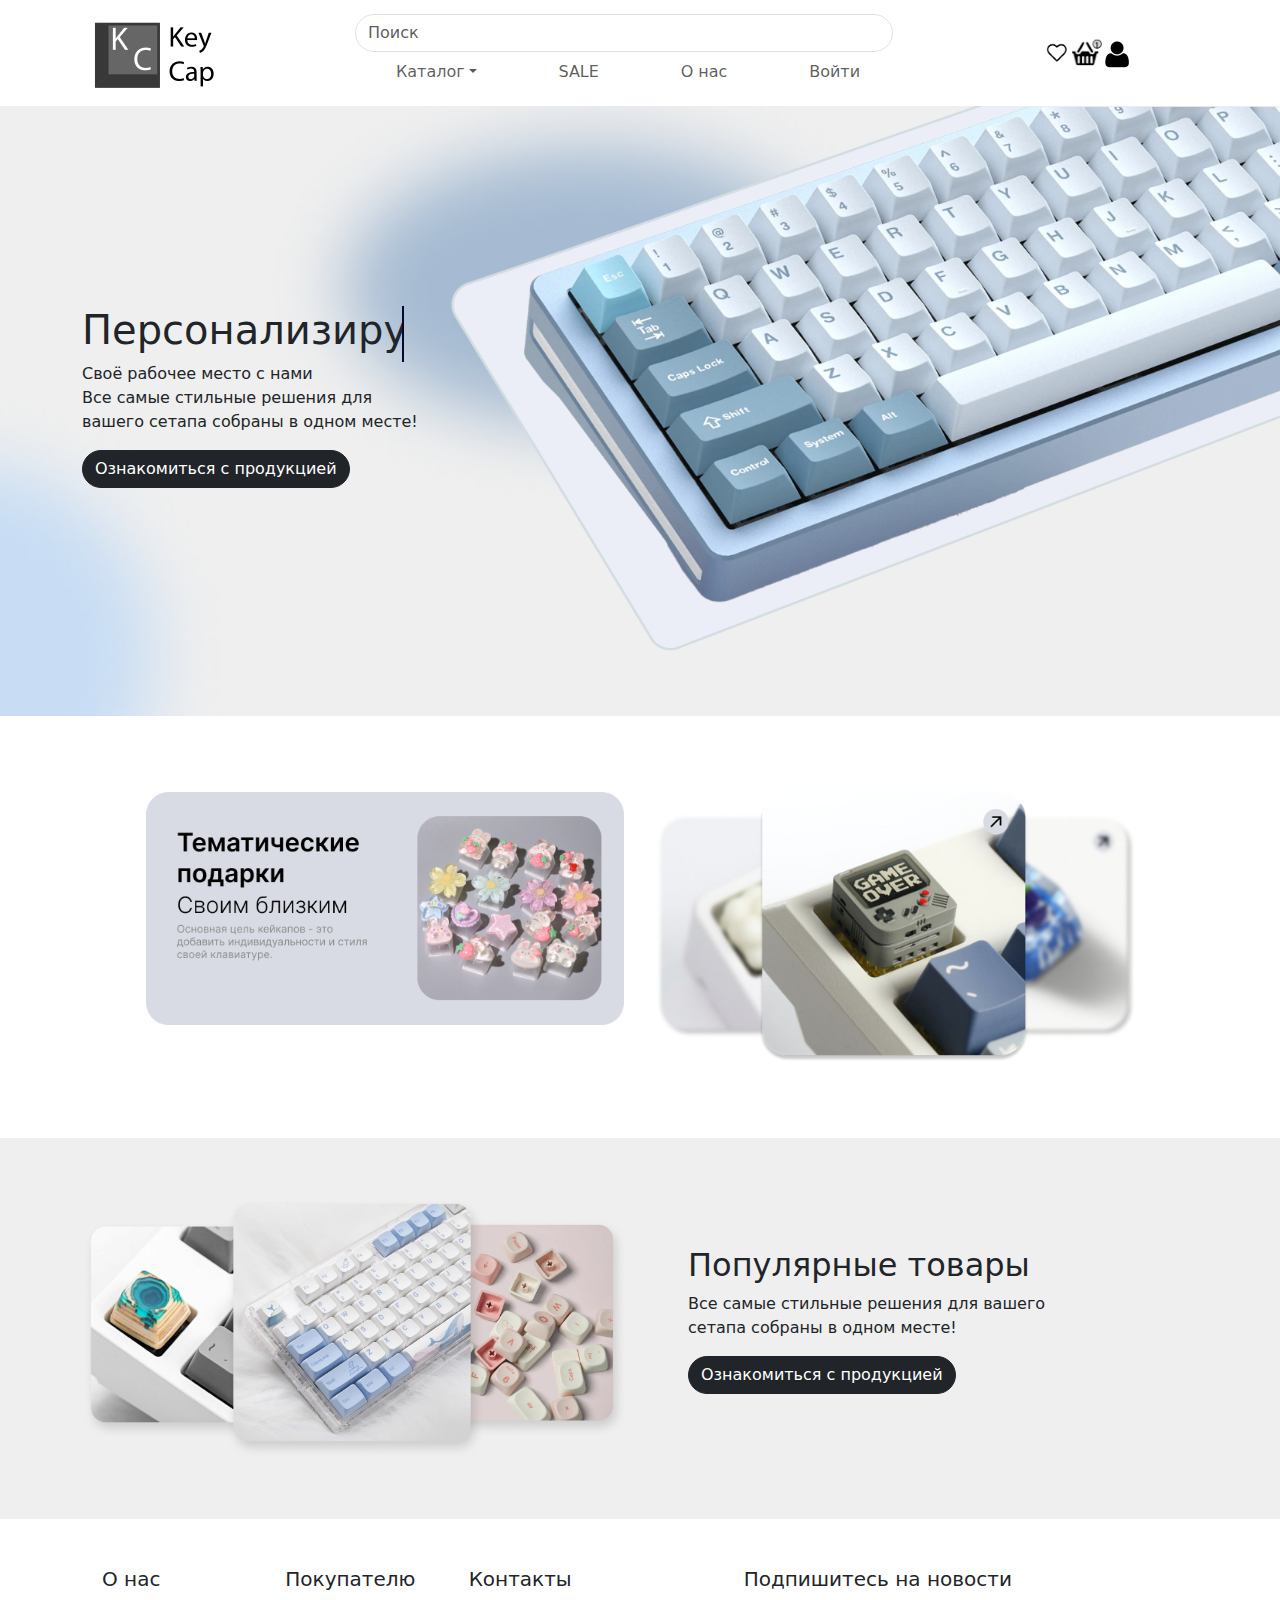
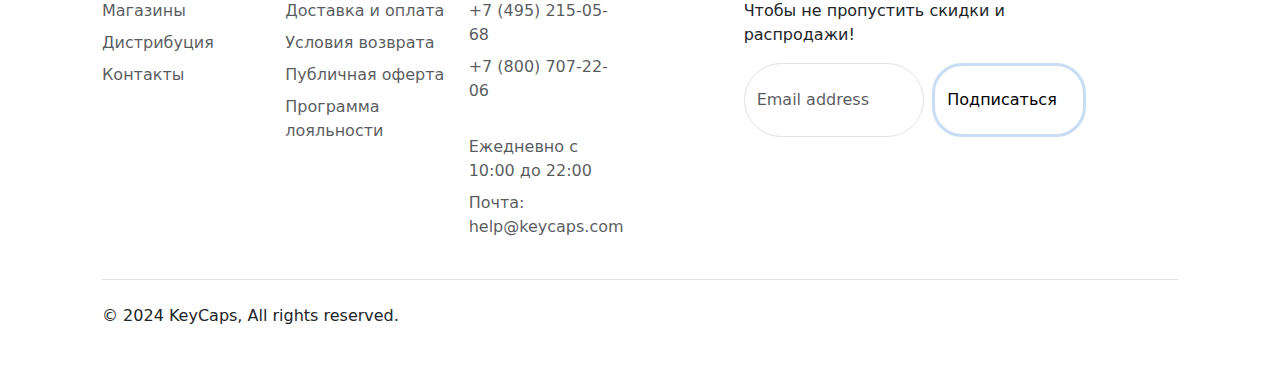
<file: index.html>
<!DOCTYPE html>
<html lang="en">
  <head>
    <meta charset="UTF-8">
    <meta name="viewport" content="width=device-width, initial-scale=1.0">
    <title>KeyCap</title>
    <script defer src="script/script.js"></script>
    <link rel="stylesheet" href="style/style.css">
    <link href="https://cdn.jsdelivr.net/npm/bootstrap@5.3.3/dist/css/bootstrap.min.css" rel="stylesheet" integrity="sha384-QWTKZyjpPEjISv5WaRU9OFeRpok6YctnYmDr5pNlyT2bRjXh0JMhjY6hW+ALEwIH" crossorigin="anonymous">
  </head>
  <body>
    <header>
      <div class="container">
        <div class="row-12">
          <nav class="navbar navbar-expand-lg">
            <div class="container-fluid">
              <a class="navbar-brand" href="index.html"><img src="img/лого KeyCap.png" alt="logo"></a>
              <div class="col-6 ">
                <form class="d-flex" role="search">
                  <input class="form-control me-2" type="search" placeholder="Поиск" aria-label="Поиск">
                </form>
                <div class="collapse navbar-collapse d-flex justify-content-between" id="navbarSupportedContent">
                  <ul class="navbar-nav me-auto mb-2 mb-lg-0 w-100 d-flex justify-content-around">
                    <li class="nav-item dropdown">
                      <a class="nav-link dropdown-toggle" href="#" role="button" data-bs-toggle="dropdown" aria-expanded="false">Каталог</a>
                      <ul class="dropdown-menu" aria-labelledby="navDrop">
                        <li><a class="dropdown-item" href="pages/katalog.html">Каталог</a></li>
                        <li><a class="dropdown-item" href="#">Клавиатуры</a></li>
                        <li><a class="dropdown-item" href="#">Аксессуары</a></li>
                      </ul>
                    </li>
                    <li class="nav-item">
                      <a class="nav-link" href="#">SALE</a>
                    </li>
                    <li class="nav-item">
                      <a class="nav-link" href="pages/about_us.html">О нас</a>
                    </li>
                    <li class="nav-item">
                      <a class="nav-link" href="pages/login.html">Войти</a>
                    </li>
                  </ul>
                </div>
              </div>
              <div class="col-2 icons">
                <img src="img/избранные.png" class="img-fluid" alt="logo">
                <img src="img/корзина.png" class="img-fluid" alt="logo">
                <a class="navbar-brand" href="pages/login.html"><img src="img/ЛК.png" class="img-fluid" alt="logo"></a>
              </div>
            </div>
          </nav>
        </div>
      </div>
    </header>
    <main>
      <section>
        <div class="block1">
          <div class="container">
            <div class="row">
              <div class="col-lg-4 text-start">
                <div class="cssanimation typing"><h1>Персонализируй</h1></div>
                <p1>Своё рабочее место с нами</p1>
                <p>Все самые стильные решения для вашего сетапа собраны в одном месте!</p>
                <a type="button" href="pages/katalog.html" class="btn btn-dark">Ознакомиться с продукцией</a>
              </div>
            </div>
          </div>
        </div>
      </section>

      <section>
        <div class="container">
          <div class="block2">
            <div class="row">
              <div class="col-lg-6 p-3">
                <a href="pages/katalog.html"><img src="img/окно_подарки.png" alt="presrnts"></a>
              </div>
              <div class="col-lg-6 p-3">
                <a href="pages/katalog.html"><img src="img/слайдер1.png" alt="presrnts"></a>
              </div>
            </div>
          </div>
        </div>
      </section>
      <section>
        <div class="block3">
          <div class="container">
              <div class="row">
                <div class="col-lg-6">
                  <a href="pages/katalog.html"><img src="img/слайдер2.png" alt="presrnts"></a>
                </div>
                <div class="col-lg-5 p-5">
                  <h2>Популярные товары</h2>
                  <p>Все самые стильные решения для вашего сетапа собраны в одном месте!</p>
                  <a type="button" href="pages/katalog.html" class="btn btn-dark">Ознакомиться с продукцией</a>
                </div>
              </div>
          </div>
        </div>
      </section>
    </main>

    <!-- Подвал -->
    <div class="adaptive">
      <div class="container">
        <footer class="py-5">
          <div class="row">
            <div class="col-lg-2 col-md-4 col-sm-12 mb-4">
              <h5>О нас</h5>
              <ul class="nav flex-column">
                <li class="nav-item mb-2"><a href="#" class="nav-link p-0 text-body-secondary">Магазины</a></li>
                <li class="nav-item mb-2"><a href="#" class="nav-link p-0 text-body-secondary">Дистрибуция</a></li>
                <li class="nav-item mb-2"><a href="#" class="nav-link p-0 text-body-secondary">Контакты</a></li>
              </ul>
            </div>
      
            <div class="col-lg-2 col-md-4 col-sm-12 mb-4">
              <h5>Покупателю</h5>
              <ul class="nav flex-column">
                <li class="nav-item mb-2"><a href="#" class="nav-link p-0 text-body-secondary">Доставка и оплата</a></li>
                <li class="nav-item mb-2"><a href="#" class="nav-link p-0 text-body-secondary">Условия возврата</a></li>
                <li class="nav-item mb-2"><a href="#" class="nav-link p-0 text-body-secondary">Публичная оферта</a></li>
                <li class="nav-item mb-2"><a href="#" class="nav-link p-0 text-body-secondary">Программа лояльности</a></li>
              </ul>
            </div>
      
            <div class="col-lg-2 col-md-4 col-sm-12 mb-2">
              <h5>Контакты</h5>
              <ul class="nav flex-column">
                <li class="nav-item mb-2"><a href="#" class="nav-link p-0 text-body-secondary">+7 (495) 215-05-68</a></li>
                <li class="nav-item mb-2"><a href="#" class="nav-link p-0 text-body-secondary">+7 (800) 707-22-06</a></li>
                <br>
                <li class="nav-item mb-2"><a href="#" class="nav-link p-0 text-body-secondary">Ежедневно с 10:00 до 22:00</a></li>
                <li class="nav-item mb-2"><a href="#" class="nav-link p-0 text-body-secondary">Почта: help@keycaps.com</a></li>
              </ul>
            </div>
      
            <div class="col-lg-4 col-md-8 col-sm-12 offset-md-1 mb-4">
              <form>
                <h5>Подпишитесь на новости</h5>
                <p>Чтобы не пропустить скидки и распродажи!</p>
                <div class="d-flex flex-column flex-sm-row w-100 gap-2">
                  <label for="newsletter1" class="visually-hidden">E-mail</label>
                  <input id="newsletter1" type="text" class="form-control" placeholder="Email address">
                  <button class="btn btn-primary" type="button">Подписаться</button>
                </div>
              </form>
            </div>
          </div>
          <div class="d-flex flex-column flex-sm-row justify-content-between py-4 my-4 border-top">
            <p>&copy; 2024 KeyCaps, All rights reserved.</p>
          </div>
        </footer>
      </div>
    </div>
    
    <script src="https://cdn.jsdelivr.net/npm/bootstrap@5.3.3/dist/js/bootstrap.bundle.min.js" integrity="sha384-YvpcrYf0tY3lHB60NNkmXc5s9fDVZLESaAA55NDzOxhy9GkcIdslK1eN7N6jIeHz" crossorigin="anonymous"></script>
  </body>
</html>
</file>
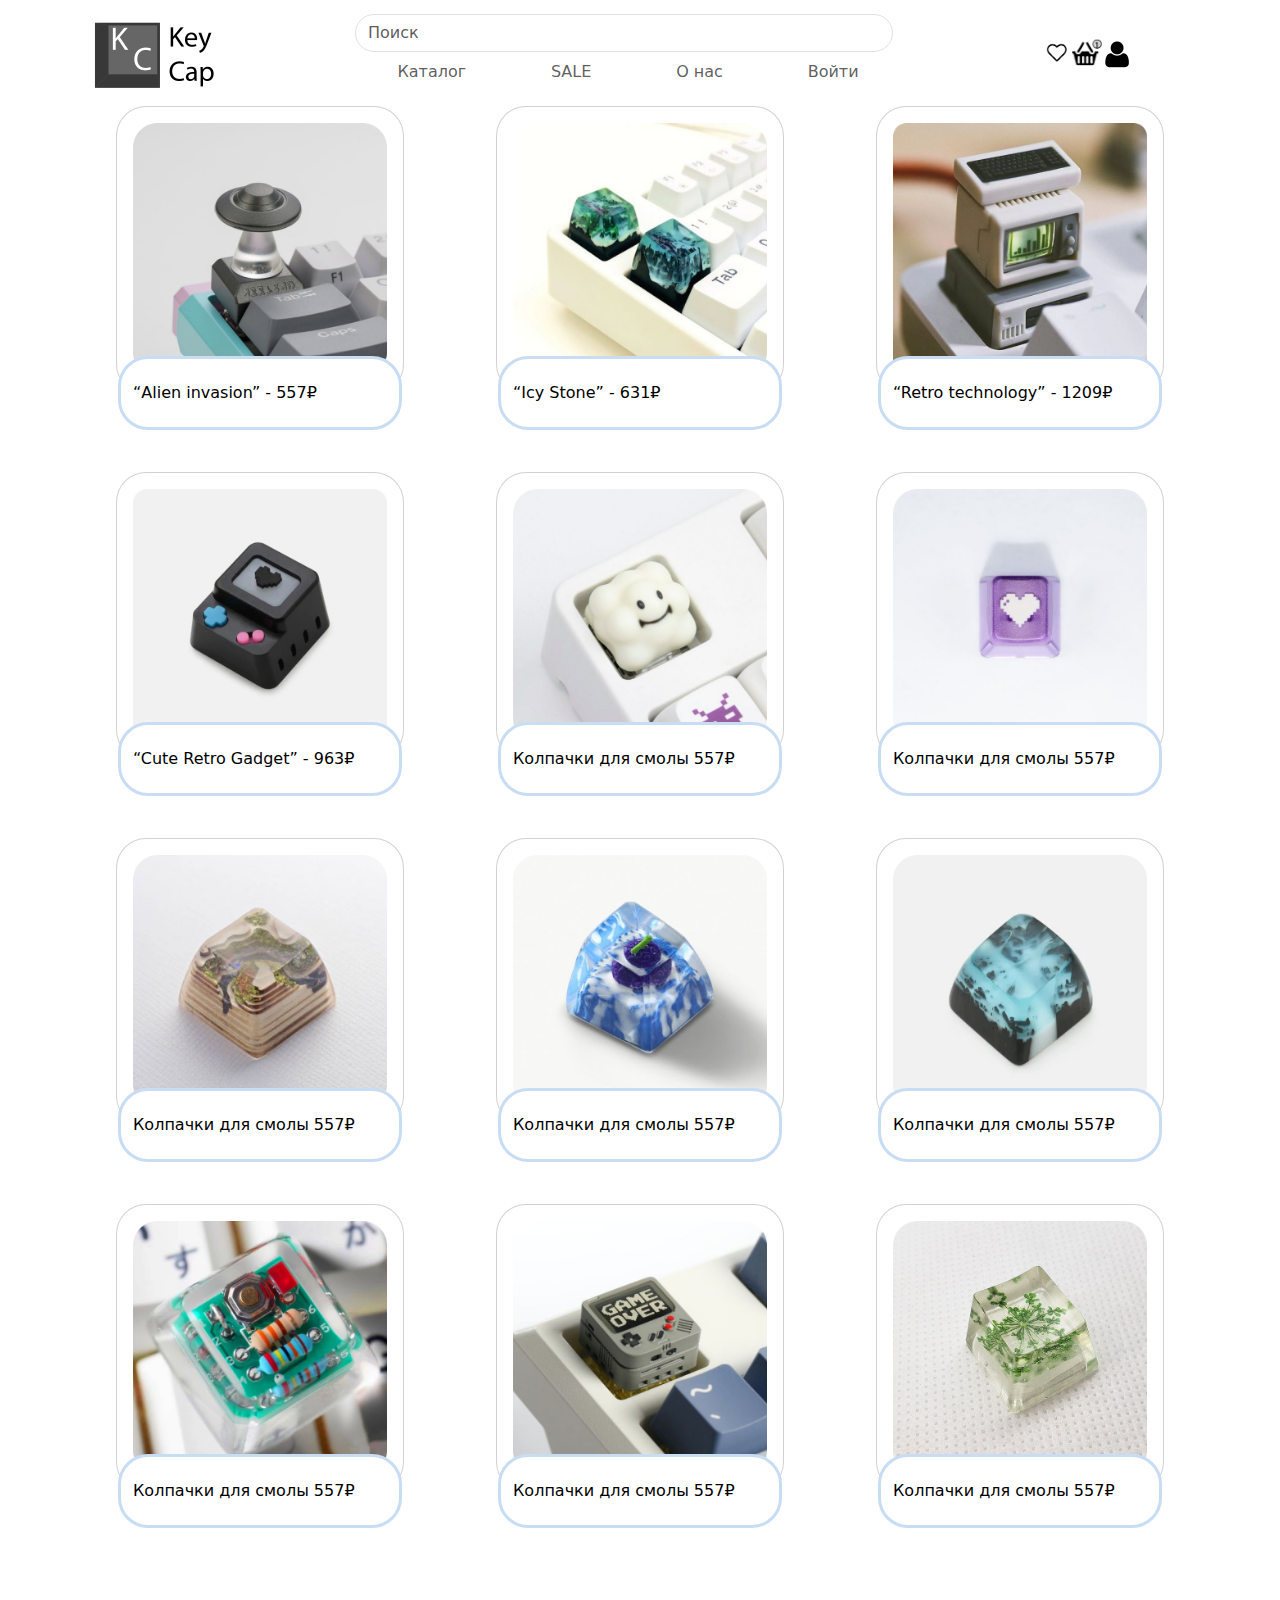
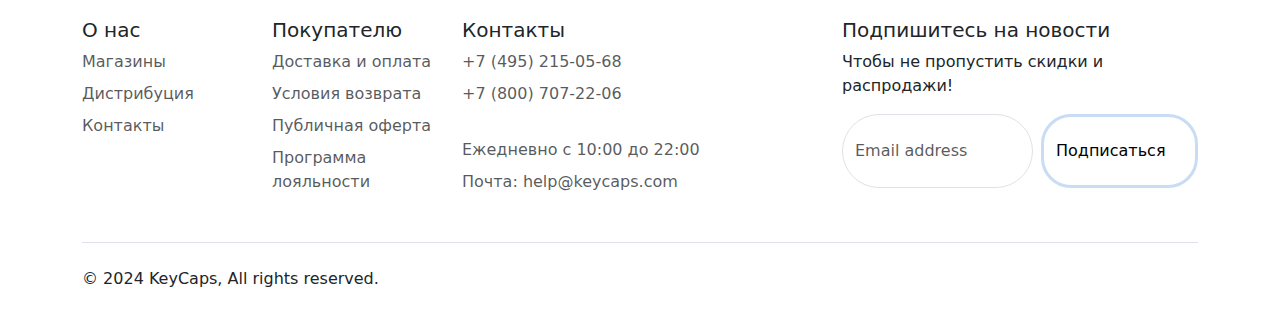
<file: pages/katalog.html>
<!DOCTYPE html>
<html lang="en">

<head>
    <meta charset="UTF-8">
    <meta name="viewport" content="width=device-width, initial-scale=1.0">
    <title>KeyCap</title>
    <script defer src="../script/script.js"></script>
    <link rel="stylesheet" href="../style/style.css">
    <link href="https://cdn.jsdelivr.net/npm/bootstrap@5.3.3/dist/css/bootstrap.min.css" rel="stylesheet" integrity="sha384-QWTKZyjpPEjISv5WaRU9OFeRpok6YctnYmDr5pNlyT2bRjXh0JMhjY6hW+ALEwIH" crossorigin="anonymous">
</head>

<body>
    <header>
        <div class="container">
            <div class="row-12">
                <nav class="navbar navbar-expand-lg">
                    <div class="container-fluid">
                        <a class="navbar-brand" href="../index.html"><img src="../img/лого KeyCap.png" alt="logo"></a>
                        <div class="col-6 ">
                            <form class="d-flex" role="search">
                                <input class="form-control me-2" type="search" placeholder="Поиск" aria-label="Поиск">
                            </form>
                            <div class="collapse navbar-collapse d-flex justify-content-between" id="navbarSupportedContent">
                                <ul class="navbar-nav me-auto mb-2 mb-lg-0 w-100 d-flex justify-content-around">
                                    <li class="nav-item">
                                        <a class="nav-link" href="../pages/katalog.html">Каталог</a>
                                    </li>
                                    <li class="nav-item">
                                        <a class="nav-link" href="#">SALE</a>
                                    </li>
                                    <li class="nav-item">
                                        <a class="nav-link" href="../pages/about_us.html">О нас</a>
                                      </li>
                                      <li class="nav-item">
                                        <a class="nav-link" href="../pages/login.html">Войти</a>
                                      </li>
                                </ul>

                            </div>
                        </div>
                        <div class="col-2 icons">
                            <img src="../img/избранные.png" alt="logo">
                            <img src="../img/корзина.png" alt="logo">
                            <a class="navbar-brand" href="../pages/login.html"><img src="../img/ЛК.png" alt="logo"></a>
                        </div>
                    </div>
                </nav>
            </div>
        </div>
    </header>
    <main>

        <div class="container cards_container">
            <div class="row">
                <article class="col col_cards">
                        <div class="card" style="width: 18rem;">
                            <div class="card-body">
                                <div class="img-wrapper">
                                    <img class="inner-img card-img-top" src="../img/card1.png" alt="card1"/>
                                </div>
                                <div class="position-absolute top-100 start-50 translate-middle">
                                    <a href="stuff_card1.html" class="btn btn-primary">“Аlien invasion” - 557₽</a>
                                </div>
                            </div>
                        </div>
                </article>
                <article class="col  col_cards">
                    <div class="card" style="width: 18rem;">
                        <div class="card-body">
                            <div class="img-wrapper">
                                <img class="inner-img card-img-top" src="../img/card10.png" alt="card1"/>
                            </div>
                            <div class="position-absolute top-100 start-50 translate-middle">
                                <a href="stuff_card2.html" class="btn btn-primary">“Icy Stone” - 631₽</a>
                            </div>
                        </div>
                    </div>
                </article>
                <article class="col col_cards">
                    <div class="card" style="width: 18rem;">
                        <div class="card-body">
                            <div class="img-wrapper">
                                <img class="inner-img card-img-top" src="../img/card3.png" alt="card1"/>
                            </div>
                            <div class="position-absolute top-100 start-50 translate-middle">
                                <a href="stuff_card3.html" class="btn btn-primary">“Retro technology” - 1209₽</a>
                            </div>
                        </div>
                    </div>
                </article>
                <article class="col col_cards">
                    <div class="card" style="width: 18rem;">
                        <div class="card-body">
                            <div class="img-wrapper">
                                <img class="inner-img card-img-top" src="../img/card4.png" alt="card1"/>
                            </div>
                            <div class="position-absolute top-100 start-50 translate-middle">
                                <a href="stuff_card4.html" class="btn btn-primary">“Cute Retro Gadget” - 963₽</a>
                            </div>
                        </div>
                    </div>
                </article>
                <article class="col col_cards">
                    <div class="card" style="width: 18rem;">
                        <div class="card-body">
                            <div class="img-wrapper">
                                <img class="inner-img card-img-top" src="../img/card5.png" alt="card1"/>
                            </div>
                            <div class="position-absolute top-100 start-50 translate-middle">
                                <a href="stuff_card1.html" class="btn btn-primary">Колпачки для смолы 557₽</a>
                            </div>
                        </div>
                    </div>
                </article>
                <article class="col col_cards">
                    <div class="card" style="width: 18rem;">
                        <div class="card-body">
                            <div class="img-wrapper">
                                <img class="inner-img card-img-top" src="../img/card6.png" alt="card1"/>
                            </div>
                            <div class="position-absolute top-100 start-50 translate-middle">
                                <a href="stuff_card1.html" class="btn btn-primary">Колпачки для смолы 557₽</a>
                            </div>
                        </div>
                    </div>
                </article>
                <article class="col col_cards">
                    <div class="card" style="width: 18rem;">
                        <div class="card-body">
                            <div class="img-wrapper">
                                <img class="inner-img card-img-top" src="../img/card7.png" alt="card1"/>
                            </div>
                            <div class="position-absolute top-100 start-50 translate-middle">
                                <a href="stuff_card1.html" class="btn btn-primary">Колпачки для смолы 557₽</a>
                            </div>
                        </div>
                    </div>
                </article>
                <article class="col col_cards">
                    <div class="card" style="width: 18rem;">
                        <div class="card-body">
                            <div class="img-wrapper">
                                <img class="inner-img card-img-top" src="../img/card8.png" alt="card1"/>
                            </div>
                            <div class="position-absolute top-100 start-50 translate-middle">
                                <a href="stuff_card1.html" class="btn btn-primary">Колпачки для смолы 557₽</a>
                            </div>
                        </div>
                    </div>
                </article>
                <article class="col col_cards">
                    <div class="card" style="width: 18rem;">
                        <div class="card-body">
                            <div class="img-wrapper">
                                <img class="inner-img card-img-top" src="../img/card9.png" alt="card1"/>
                            </div>
                            <div class="position-absolute top-100 start-50 translate-middle">
                                <a href="stuff_card1.html" class="btn btn-primary">Колпачки для смолы 557₽</a>
                            </div>
                        </div>
                    </div>
                </article>
                <article class="col col_cards">
                    <div class="card" style="width: 18rem;">
                        <div class="card-body">
                            <div class="img-wrapper">
                                <img class="inner-img card-img-top" src="../img/card2.png" alt="card1"/>
                            </div>
                            <div class="position-absolute top-100 start-50 translate-middle">
                                <a href="stuff_card1.html" class="btn btn-primary">Колпачки для смолы 557₽</a>
                            </div>
                        </div>
                    </div>
                </article>
                <article class="col col_cards">
                    <div class="card" style="width: 18rem;">
                        <div class="card-body">
                            <div class="img-wrapper">
                                <img class="inner-img card-img-top" src="../img/card11.png" alt="card1"/>
                            </div>
                            <div class="position-absolute top-100 start-50 translate-middle">
                                <a href="stuff_card1.html" class="btn btn-primary">Колпачки для смолы 557₽</a>
                            </div>
                        </div>
                    </div>
                </article>
                <article class="col col_cards">
                    <div class="card" style="width: 18rem;">
                        <div class="card-body">
                            <div class="img-wrapper">
                                <img class="inner-img card-img-top" src="../img/card12.png" alt="card1"/>
                            </div>
                            <div class="position-absolute top-100 start-50 translate-middle">
                                <a href="stuff_card1.html" class="btn btn-primary">Колпачки для смолы 557₽</a>
                            </div>
                        </div>
                    </div>
                </article>
            </div>
        </div>
    </main>

    <div class="container">
        <footer class="py-5">
          <div class="row">
            <div class="col-8 col-md-2 mb-3">
              <h5>О нас</h5>
              <ul class="nav flex-column">
                <li class="nav-item mb-2"><a href="#" class="nav-link p-0 text-body-secondary">Магазины</a></li>
                <li class="nav-item mb-2"><a href="#" class="nav-link p-0 text-body-secondary">Дистрибуция</a></li>
                <li class="nav-item mb-2"><a href="#" class="nav-link p-0 text-body-secondary">Контакты</a></li>
              </ul>
            </div>
      
            <div class="col-8 col-md-2 mb-3">
              <h5>Покупателю</h5>
              <ul class="nav flex-column">
                <li class="nav-item mb-2"><a href="#" class="nav-link p-0 text-body-secondary">Доставка и оплата</a></li>
                <li class="nav-item mb-2"><a href="#" class="nav-link p-0 text-body-secondary">Условия возврата</a></li>
                <li class="nav-item mb-2"><a href="#" class="nav-link p-0 text-body-secondary">Публичная оферта</a></li>
                <li class="nav-item mb-2"><a href="#" class="nav-link p-0 text-body-secondary">Программа лояльности</a></li>
              </ul>
            </div>
      
            <div class="col-8 col-md-3 mb-3">
              <h5>Контакты</h5>
              <ul class="nav flex-column">
                <li class="nav-item mb-2"><a href="#" class="nav-link p-0 text-body-secondary">+7 (495) 215-05-68</a></li>
                <li class="nav-item mb-2"><a href="#" class="nav-link p-0 text-body-secondary">+7 (800) 707-22-06</a></li>
                <br>
                <li class="nav-item mb-2"><a href="#" class="nav-link p-0 text-body-secondary">Ежедневно с 10:00 до 22:00</a></li>
                <li class="nav-item mb-2"><a href="#" class="nav-link p-0 text-body-secondary">Почта: help@keycaps.com</a></li>
              </ul>
            </div>
      
            <div class="col-md-4 offset-md-1 mb-3">
              <form>
                <h5>Подпишитесь на новости</h5>
                <p>Чтобы не пропустить скидки и распродажи!</p>
                <div class="d-flex flex-column flex-sm-row w-100 gap-2">
                  <label for="newsletter1" class="visually-hidden">E-mail</label>
                  <input id="newsletter1" type="text" class="form-control" placeholder="Email address">
                  <button class="btn btn-primary" type="button">Подписаться</button>
                </div>
              </form>
            </div>
          </div>
      
          <div class="d-flex flex-column flex-sm-row justify-content-between py-4 my-4 border-top">
            <p>&copy; 2024 KeyCaps, All rights reserved.</p>
          </div>
        </footer>
      </div>
  
</body>

</html>
</file>
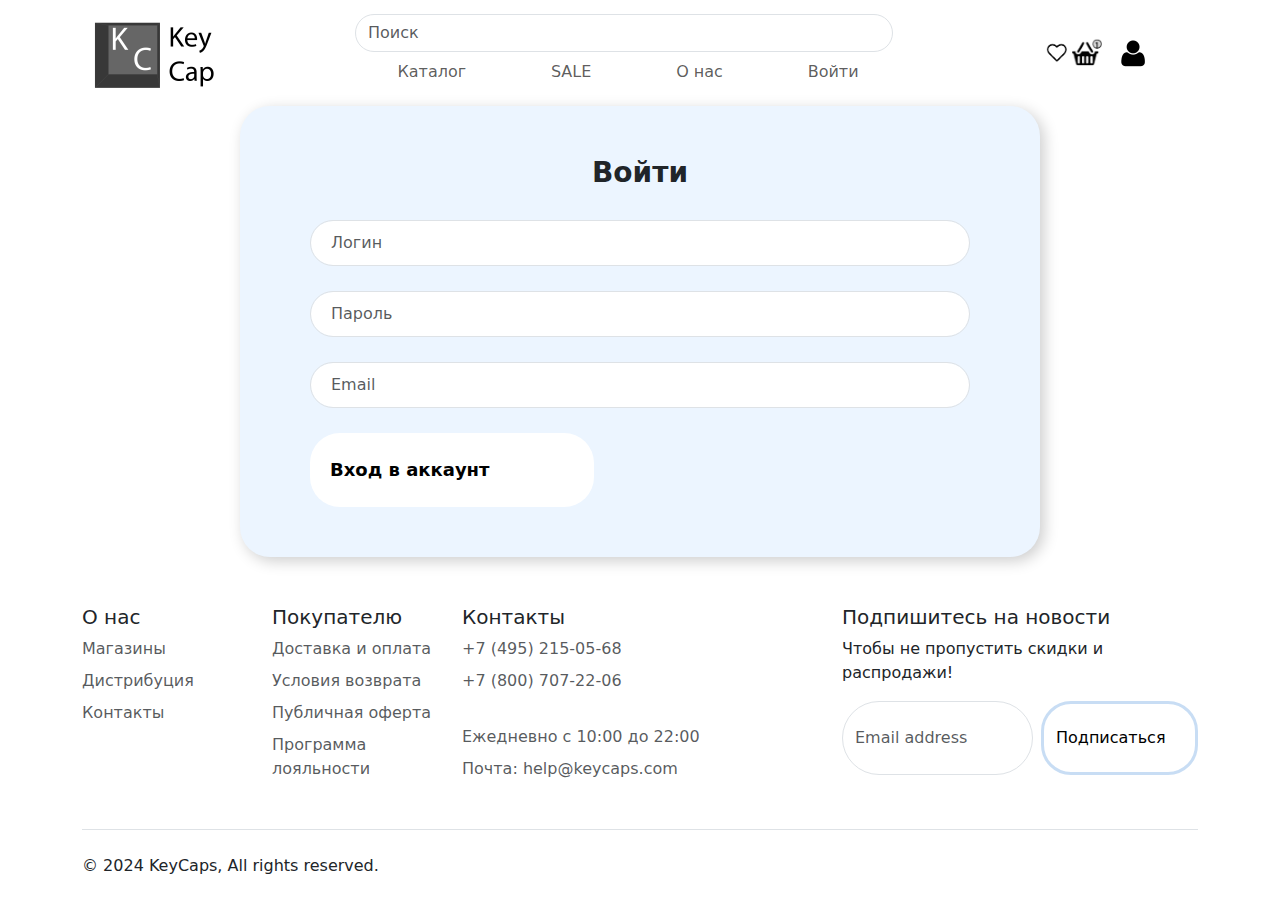
<file: pages/login.html>
<!DOCTYPE html>
<html lang="en">
<head>
  <meta charset="UTF-8">
  <meta name="viewport" content="width=device-width, initial-scale=1.0">
  <title>KeyCap</title>
  <script defer src="../script/script.js"></script>
  <link rel="stylesheet" href="../style/style.css">
  <link href="https://cdn.jsdelivr.net/npm/bootstrap@5.3.3/dist/css/bootstrap.min.css" rel="stylesheet" integrity="sha384-QWTKZyjpPEjISv5WaRU9OFeRpok6YctnYmDr5pNlyT2bRjXh0JMhjY6hW+ALEwIH" crossorigin="anonymous">
  <script src="https://cdn.jsdelivr.net/npm/bootstrap@5.3.3/dist/js/bootstrap.bundle.min.js" integrity="sha384-YvpcrYf0tY3lHB60NNkmXc5s9fDVZLESaAA55NDzOxhy9GkcIdslK1eN7N6jIeHz" crossorigin="anonymous"></script>
</head>
<body>
  <header>
    <div class="container">
      <div class="row-12">
        <nav class="navbar navbar-expand-lg">
          <div class="container-fluid">
            <a class="navbar-brand" href="../index.html"><img src="../img/лого KeyCap.png" alt="logo"></a>
            <div class="col-6 ">
              <form class="d-flex" role="search">
                <input class="form-control me-2" type="search" placeholder="Поиск" aria-label="Поиск">
              </form>
              <div class="collapse navbar-collapse d-flex justify-content-between" id="navbarSupportedContent">
                <ul class="navbar-nav me-auto mb-2 mb-lg-0 w-100 d-flex justify-content-around">
                  <li class="nav-item">
                    <a class="nav-link" href="../pages/katalog.html">Каталог</a>
                </li>
                  <li class="nav-item">
                    <a class="nav-link" href="#">SALE</a>
                  </li>
                  <li class="nav-item">
                    <a class="nav-link" href="../pages/about_us.html">О нас</a>
                  </li>
                  <li class="nav-item">
                    <a class="nav-link" href="../pages/login.html">Войти</a>
                  </li>
                </ul>
              </div>
            </div>
            <div class="col-2 icons">
              <img src="../img/избранные.png" alt="logo">
              <img src="../img/корзина.png" alt="logo">
              <a class="navbar-brand" href="#"></a><img src="../img/ЛК.png" alt="logo"></a>
            </div>
          </div>
        </nav>
      </div>
    </div>
  </header>
  <main>
    <div class="registration-cssave">
      <form>
          <h3 class="text-center">Войти</h3>
          <div class="form-group">
              <input class="form-control item" type="text" name="username" maxlength="15" minlength="4" pattern="^[a-zA-Z0-9_.-]*$" id="username" placeholder="Логин" required>
          </div>
          <div class="form-group">
              <input class="form-control item" type="password" name="Пароль" minlength="6" id="password" placeholder="Пароль" required>
          </div>
          <div class="form-group">
              <input class="form-control item" type="email" name="email" id="email" placeholder="Email" required>
          </div>
          <div class="form-group">
              <button class="btn btn-primary btn-block create-account" type="submit">Вход в аккаунт</button>
          </div>
      </form>
  </div>
  </main>
 
  <div class="container">
    <footer class="py-5">
      <div class="row">
        <div class="col-8 col-md-2 mb-3">
          <h5>О нас</h5>
          <ul class="nav flex-column">
            <li class="nav-item mb-2"><a href="#" class="nav-link p-0 text-body-secondary">Магазины</a></li>
            <li class="nav-item mb-2"><a href="#" class="nav-link p-0 text-body-secondary">Дистрибуция</a></li>
            <li class="nav-item mb-2"><a href="#" class="nav-link p-0 text-body-secondary">Контакты</a></li>
          </ul>
        </div>
  
        <div class="col-8 col-md-2 mb-3">
          <h5>Покупателю</h5>
          <ul class="nav flex-column">
            <li class="nav-item mb-2"><a href="#" class="nav-link p-0 text-body-secondary">Доставка и оплата</a></li>
            <li class="nav-item mb-2"><a href="#" class="nav-link p-0 text-body-secondary">Условия возврата</a></li>
            <li class="nav-item mb-2"><a href="#" class="nav-link p-0 text-body-secondary">Публичная оферта</a></li>
            <li class="nav-item mb-2"><a href="#" class="nav-link p-0 text-body-secondary">Программа лояльности</a></li>
          </ul>
        </div>
  
        <div class="col-8 col-md-3 mb-3">
          <h5>Контакты</h5>
          <ul class="nav flex-column">
            <li class="nav-item mb-2"><a href="#" class="nav-link p-0 text-body-secondary">+7 (495) 215-05-68</a></li>
            <li class="nav-item mb-2"><a href="#" class="nav-link p-0 text-body-secondary">+7 (800) 707-22-06</a></li>
            <br>
            <li class="nav-item mb-2"><a href="#" class="nav-link p-0 text-body-secondary">Ежедневно с 10:00 до 22:00</a></li>
            <li class="nav-item mb-2"><a href="#" class="nav-link p-0 text-body-secondary">Почта: help@keycaps.com</a></li>
          </ul>
        </div>
  
        <div class="col-md-4 offset-md-1 mb-3">
          <form>
            <h5>Подпишитесь на новости</h5>
            <p>Чтобы не пропустить скидки и распродажи!</p>
            <div class="d-flex flex-column flex-sm-row w-100 gap-2">
              <label for="newsletter1" class="visually-hidden">E-mail</label>
              <input id="newsletter1" type="text" class="form-control" placeholder="Email address">
              <button class="btn btn-primary" type="button">Подписаться</button>
            </div>
          </form>
        </div>
      </div>
  
      <div class="d-flex flex-column flex-sm-row justify-content-between py-4 my-4 border-top">
        <p>&copy; 2024 KeyCaps, All rights reserved.</p>
      </div>
    </footer>
  </div>
</body>
</html>
</file>
<file: style/style.css>
html, body{
  min-height: 100%;
  position: relative;
}
.me-2{
  border-radius: 100px !important;
  margin-right: 0 !important;
}


.adaptive{
  width: 1920px;
  height: 100%;
  margin: auto;
  display: grid;
  /* grid-template-columns: 1fr 300px; */
  gap: 10px;
}

@media (max-width: 1920px) {
  .adaptive{
    width: 1500px;
  }
  .block1{
    height: auto;
  }
}
@media (max-width: 1500px) {
  .adaptive{
    width: 1100px;
  }
  .block1{
    height: 700px;
  }
}
@media (max-width: 1100px) {
  .adaptive{
    width: 800px;
  }
  .block1{
    height: 600px;
  }
}
@media (max-width: 800px) {
  .adaptive{
    width: 420px;
  }
  .block1{
    height: auto;
  }
}

.img{
  max-width: 100%;
}

main .block1{
  background-image: url("../img/фон1.png");
  background-repeat: no-repeat;
  text-align: center;
  background-size: cover;
  height: 65vh;
  padding: 200px 0 410px 0;
}

.btn-dark{
  border-radius: 100px !important;
}

.ul{
  list-style-type: none;
  padding: 0;
}

.footer_col ul a{
  color: white !important;
  text-decoration: none !important;
} 
main .card{
  background-repeat: no-repeat;
  text-align: center;
  width: 100%;
  margin: 0 0 78px 0;
  border-radius: 30px !important;
  border-spacing: 36px !important;
}
.cards_conteiner{
    max-width: 80% !important;
}

.btn.btn-primary {
  border-radius: 30px !important;
  background-color: rgb(255, 255, 255) !important;
  color: black !important;
  height: 74px !important;
  width: 284px !important;
  display: flex;
  align-items: center;
  text-align: center !important;
  border-color: #C8DDF4;
  border-width: 3px;
}


/* main blocks */
.block1{
  background: url("../img/фон_онас.png") no-repeat center center;
  -webkit-background-size: cover;
  -moz-background-size: cover;
  -o-background-size: cover;
  background-size: cover;
}

.block2{
  padding: 60px;
}

.block2 img{
  max-width: 100%;
}

.block3{
  background-color: #efefef;
  padding: 60px;
}

.block3 img{
  max-width: 100%;
}


.popstuff_right .text-start {
  width: 100%;
  padding: 40px;
}
/* стиль для анимированного текста */
.typing {
  width: 322px;
  overflow: hidden;
  white-space: nowrap;
  border-right: 2px solid #060630;
  animation: typing 2s steps(12, end), cursor .2s steps(12, end)infinite;
}
@keyframes typing {
  from { width: 0 }
}
@keyframes cursor {
  50% { border-color: transparent }
}

.typingg {
  width: 240px;
  overflow: hidden;
  white-space: nowrap;
  border-right: 2px solid #060630;
  animation: typing 2s steps(12, end), cursor .2s steps(12, end) infinite;
}
@keyframes typing {
  from { width: 0 }
}
@keyframes cursor {
  50% { border-color: transparent }
}
/* слайдер */

/* START stuff_card page */
.container_card_profile {
  max-width: 1200px;
  margin: 0 auto;
  padding: 15px;
  display: flex;
}
.left-column {
  width: 65%;
  position: relative;
}
.right-column {
  width: 35%;
  margin-top: 60px;
}
.left-column img {
  position: absolute;
  left: 0;
  top: 0;
  width: 730px !important;
  height: 550px;
  background-size: contain;
  object-fit:cover;
}
.product-description h1 {
  font-weight: 500;
  font-size: 48px;
  color: #000000;
}
.product-price {
  display: flex;
  align-items: center;
  font-size: 32px;
  font-weight: 600;
}
/* END stuff_card page */
.footer_col{
  color: white;

}
footer{
    height: 300px;
    /* position: absolute;
    bottom: 0px;
    right: 0;
    left: 0; */
}

/* увеличение карточек при навведении */
.img-wrapper {  
  overflow: hidden; 
}
.inner-img {
  transition: 0.3s;
}
.inner-img:hover {
  transform: scale(1.1);
}
  

/* login page */
.registration-cssave form {
  display: block;
  margin-left: auto;
  margin-right: auto;
  max-width:800px;
  padding:50px 70px;
  border-width: 3px;
  border-color: #C8DDF4;
  border-radius:30px;
  box-shadow:4px 4px 15px rgba(0, 0, 0, 0.2);
  background-color:#ecf5ff;
}
.registration-cssave form h3 {
  font-weight:bold;
  margin-bottom:30px;
}
.registration-cssave button {
  border-radius: 100px !important;
  border-radius: 30px !important;
  background-color: rgb(255, 255, 255) !important;
  color: black !important;
  height: 74px !important;
  width: 284px !important;
  display: flex;
  align-items: center;
  text-align: center !important;
  border-color: #C8DDF4;
  border-width: 3px;
}

.registration-cssave .item {
  border-radius:10px;
  margin-bottom:25px;
  padding:10px 20px;
}

.registration-cssave .create-account {
  border-radius:30px;
  padding:10px 20px;
  font-size:18px;
  font-weight:bold;
  background-color:#C8DDF4;
  border:none;
  color:white;
  margin-top:20px;
}

@media (max-width: 576px) {
  .registration-cssave form {
    padding:50px 20px;
  }
}


.col_cards{
  display: flex;
  justify-content: center;
}

.navbar-nav{
  flex-direction: row !important;
}

.icons{
  flex-direction: row !important;
  display: flex !important;
  align-items: center;
  justify-content: center;
}


.container-text{
  background-image: url("../img/фон_онас.png");
  background-repeat: no-repeat;
  background-size: cover;
  display: flex;
  align-items: center;
  padding: 50px 150px 50px 150px;
  text-indent: 20px;
}


.form-control {
  border-radius: 100px !important;
}

.btn-primary{
  border-radius: 100px !important;
}
</file>
